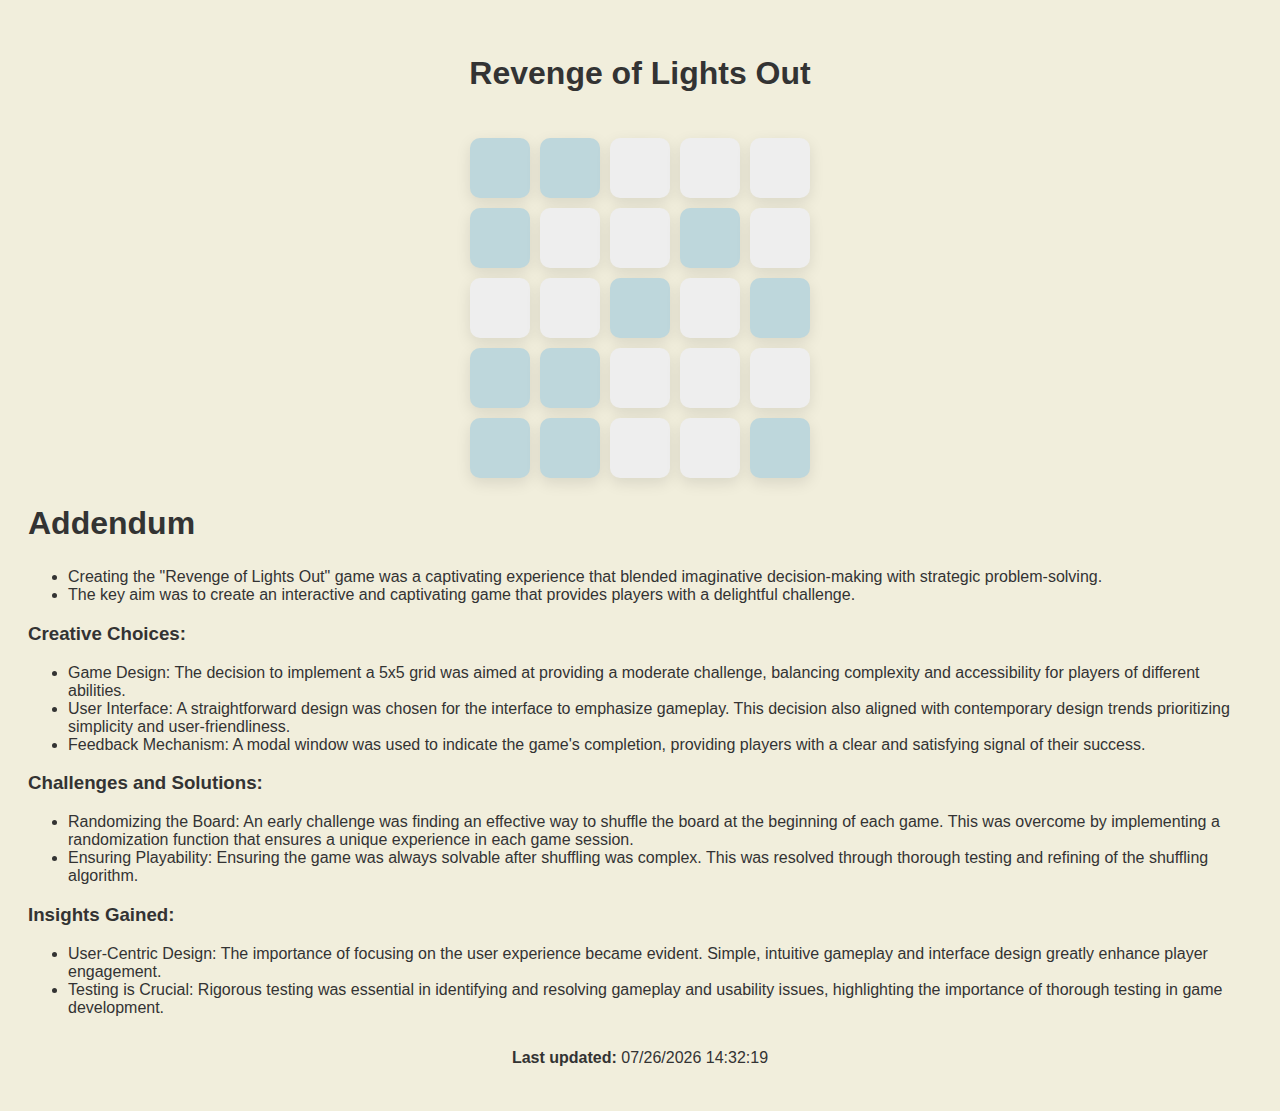
<file: final/index.html>
<!DOCTYPE html>
<html>
<head>
    <title>Lights Out Game</title>
    <link rel="stylesheet" type="text/css" href="styles.css">
</head>
<body>
    <div class="head">
    <h2>Revenge of Lights Out </h2>
</div>
    <div id="gameBoard"></div>
    <div id="winModal" class="modal hidden">
        <div class="modal-content">
            <span class="close">&times;</span>
            <p>Congratulations! You've won the game!</p>
            <button id="playAgain">Play Again</button>
        </div>
    </div>    
    <!-- Addendum Section -->
    <div id="addendum">
        <h2>Addendum</h3>
        <ul>
        <li>Creating the "Revenge of Lights Out" game was a captivating experience that blended imaginative decision-making with strategic problem-solving.</li>
        <li>The key aim was to create an interactive and captivating game that provides players with a delightful challenge.</li>
        </ul>
        <h3>Creative Choices:</h4>
        <ul>
            <li>Game Design: The decision to implement a 5x5 grid was aimed at providing a moderate challenge, balancing complexity and accessibility for players of different abilities.</li>
            <li>User Interface: A straightforward design was chosen for the interface to emphasize gameplay. This decision also aligned with contemporary design trends prioritizing simplicity and user-friendliness.</li>
            <li>Feedback Mechanism: A modal window was used to indicate the game's completion, providing players with a clear and satisfying signal of their success.</li>
        </ul>
    
        <h3>Challenges and Solutions:</h4>
        <ul>
            <li>Randomizing the Board: An early challenge was finding an effective way to shuffle the board at the beginning of each game. This was overcome by implementing a randomization function that ensures a unique experience in each game session.</li>
            <li>Ensuring Playability: Ensuring the game was always solvable after shuffling was complex. This was resolved through thorough testing and refining of the shuffling algorithm.</li>
        </ul>
    
        <h3>Insights Gained:</h4>
        <ul>
            <li>User-Centric Design: The importance of focusing on the user experience became evident. Simple, intuitive gameplay and interface design greatly enhance player engagement.</li>
            <li>Testing is Crucial: Rigorous testing was essential in identifying and resolving gameplay and usability issues, highlighting the importance of thorough testing in game development.</li>
        </ul>
    </div>
    <div class="head">
    <footer>
        <p><b>Last updated:</b>
            <span id="lastModified"></span>
        </p>
    </footer>
    <script type="text/javascript">
         var x = document.lastModified;
         document.getElementById('lastModified').textContent = x;
    </script>
    </div>
    <script src="script.js"></script>
</body>
</html>
</file>
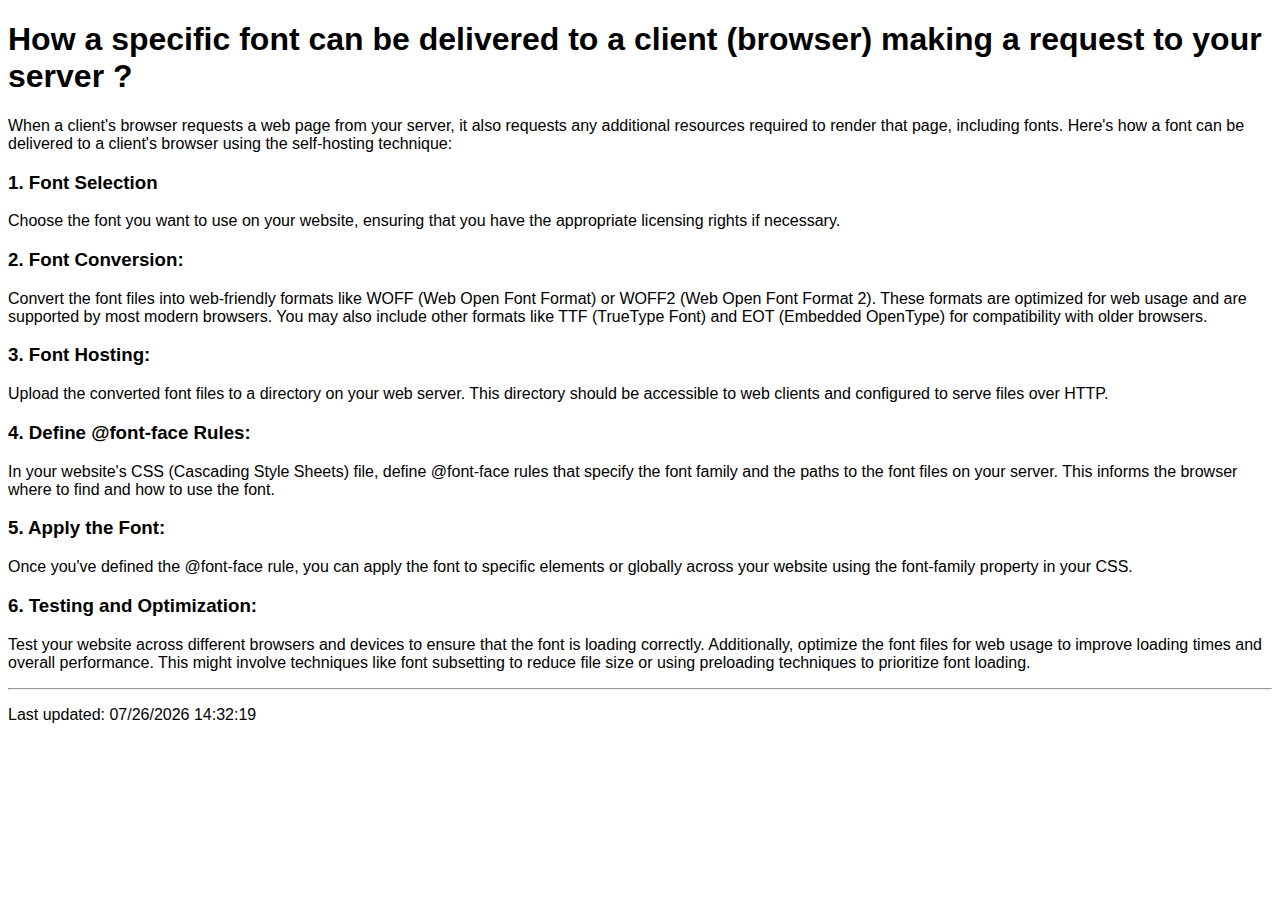
<file: lab-3/index.html>
<!DOCTYPE html>
<html lang="en">
<head>
    <meta charset="UTF-8">
    <meta name="viewport" content="width=device-width, initial-scale=1.0">
    <title>Lab 3: Serving Fonts</title>
    <style>
        @import url('https://fonts.cdnfonts.com/css/lumanosimo');    
        body{

            font-family: 'Lumanosimo', sans-serif;                                    
        }
    </style>
</head>
<body>
    <h1>How a specific font can be delivered to a client (browser) making a request to your server ?</h1>
    <p>When a client's browser requests a web page from your server, it also requests any additional resources required to render that page, including fonts. Here's how a font can be delivered to a client's browser using the self-hosting technique:</p>
    <h3>1. Font Selection</h3>
    <p>Choose the font you want to use on your website, ensuring that you have the appropriate licensing rights if necessary.</p>
    <h3>2. Font Conversion:</h3>
    <p> Convert the font files into web-friendly formats like WOFF (Web Open Font Format) or WOFF2 (Web Open Font Format 2). These formats are optimized for web usage and are supported by most modern browsers. You may also include other formats like TTF (TrueType Font) and EOT (Embedded OpenType) for compatibility with older browsers.</p>
    <h3>3. Font Hosting:</h3>
    <p>Upload the converted font files to a directory on your web server. This directory should be accessible to web clients and configured to serve files over HTTP.</p>
    <h3>4. Define @font-face Rules: </h3>
    <p>In your website's CSS (Cascading Style Sheets) file, define @font-face rules that specify the font family and the paths to the font files on your server. This informs the browser where to find and how to use the font.</p>
    <h3>5. Apply the Font:</h3>
    <p>Once you've defined the @font-face rule, you can apply the font to specific elements or globally across your website using the font-family property in your CSS.</p>
    <h3>6. Testing and Optimization:</h3>
    <p>Test your website across different browsers and devices to ensure that the font is loading correctly. Additionally, optimize the font files for web usage to improve loading times and overall performance. This might involve techniques like font subsetting to reduce file size or using preloading techniques to prioritize font loading.</p>
    <hr>
    <footer class = f>
        <p>Last updated: 
            <span id="lastModified"></span>
        </p>
    </footer>
    <script type="text/javascript">
         var x = document.lastModified;
         document.getElementById('lastModified').textContent = x;
    </script>    
</body>
</html>
</file>
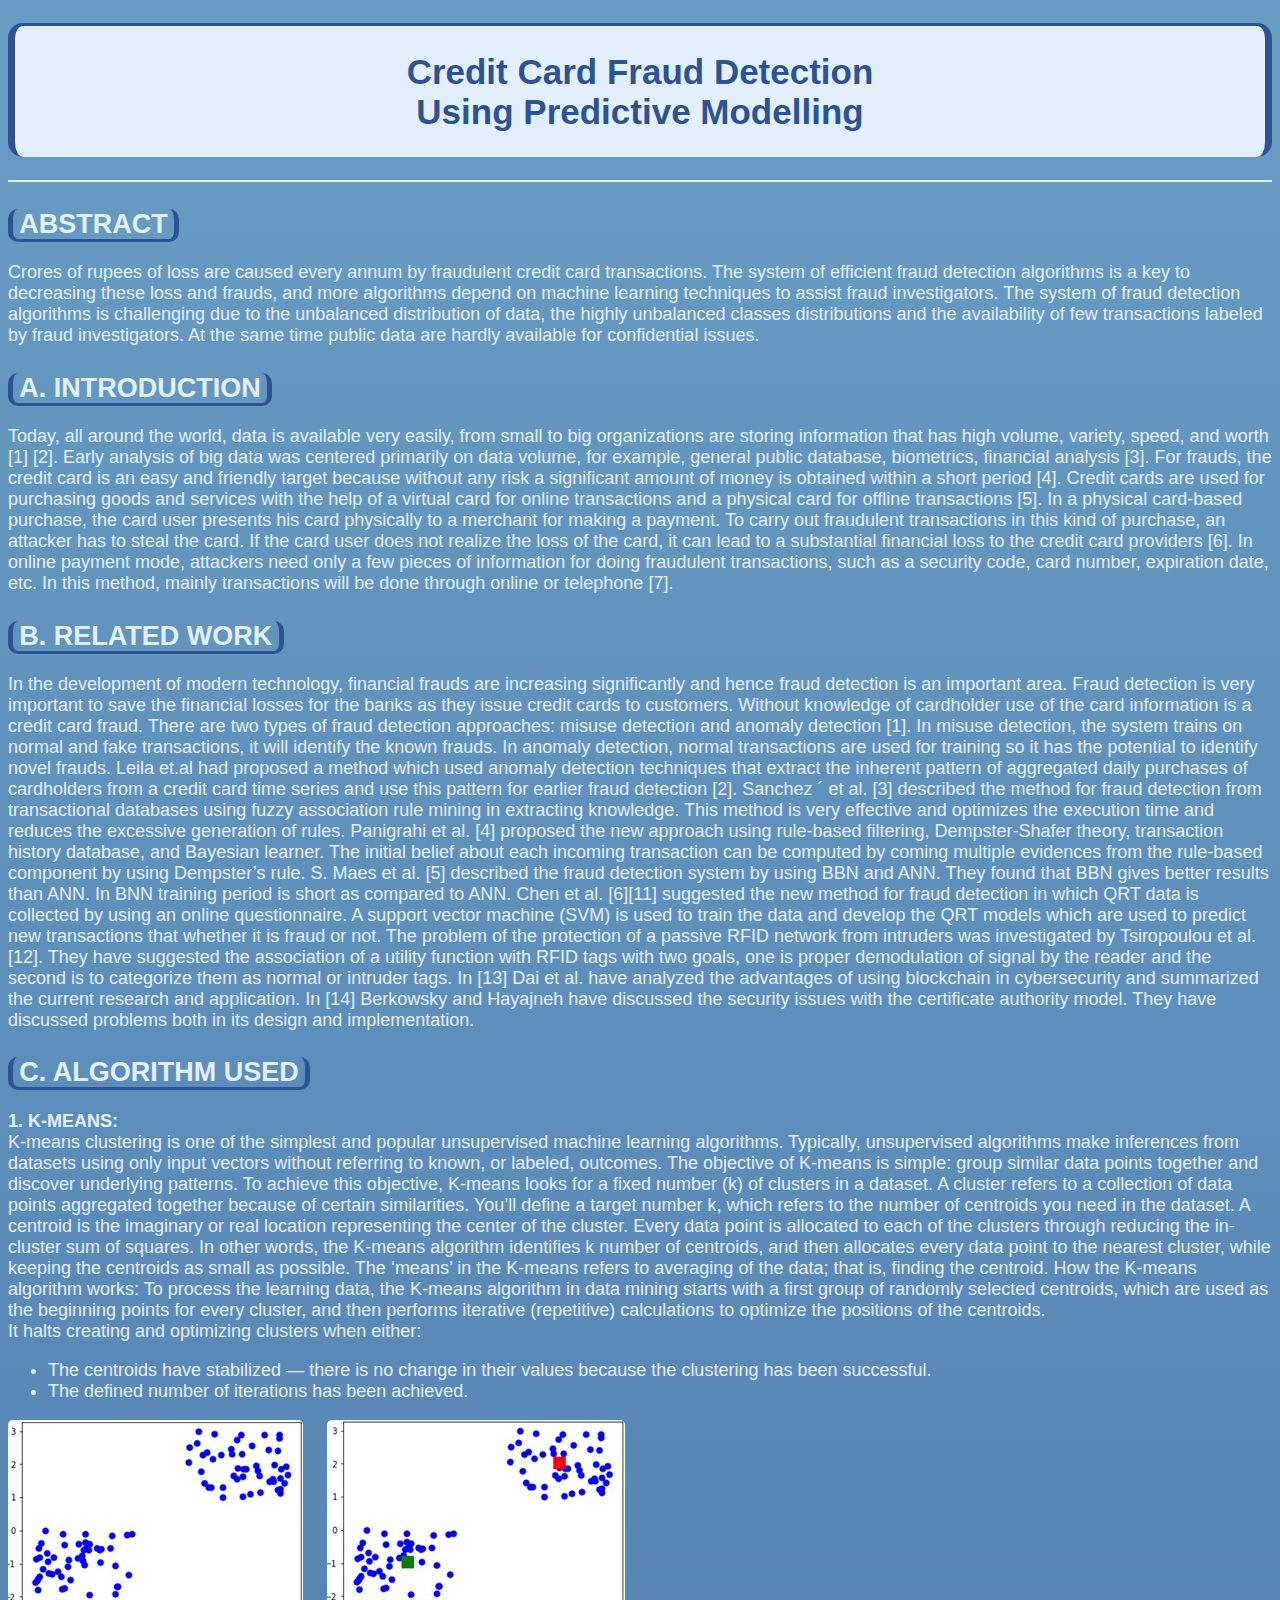
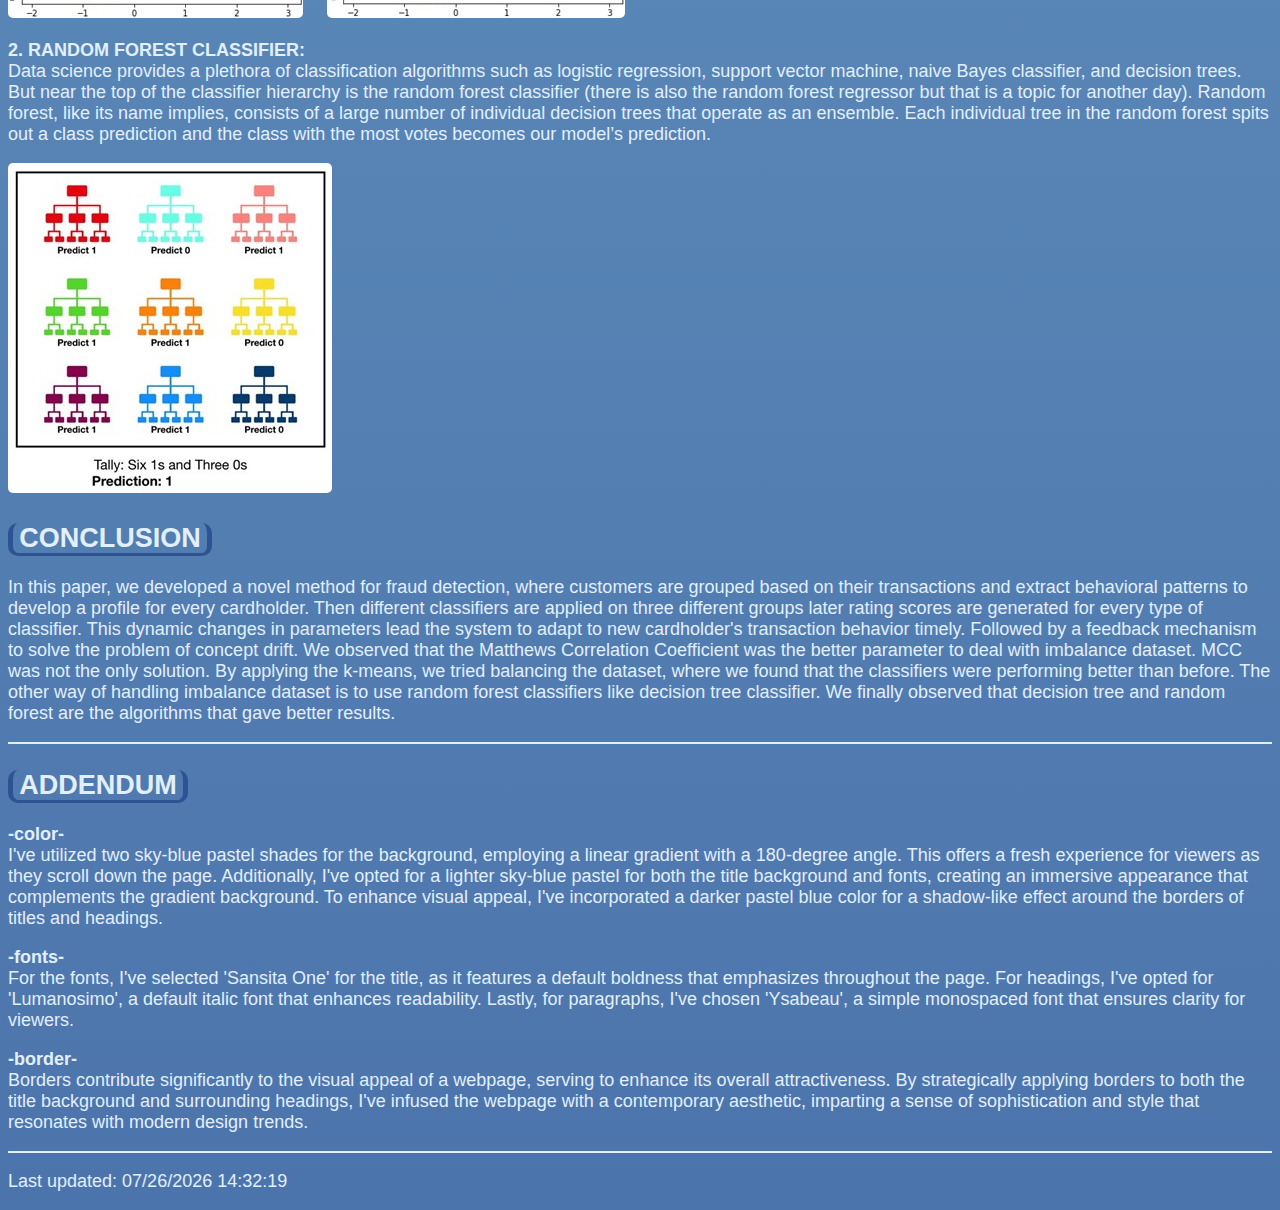
<file: lab-4/index.html>
<!DOCTYPE html>
<html lang="en">
<head>
    <link rel="stylesheet" href="index1.css">
    <meta charset="UTF-8">
    <meta name="viewport" content="width=device-width, initial-scale=1.0">
    <title>Credit Card Fraud Detection Using Predictive Modelling</title>
</head>
<body>
    <h1 class = "head">Credit Card Fraud Detection <br> Using Predictive Modelling</h1>
    <hr>
    <h1><a>ABSTRACT</a></h1>
    <p>Crores of rupees of loss are caused every annum by fraudulent credit card transactions.
       The system of efficient fraud detection algorithms is a key to decreasing these loss and frauds,
       and more algorithms depend on machine learning techniques to assist fraud investigators.
       The system of fraud detection algorithms is challenging due to the unbalanced distribution of data,
       the highly unbalanced classes distributions and the availability of few transactions labeled by fraud investigators.
       At the same time public data are hardly available for confidential issues.
    </p>

    <h1><a>A. INTRODUCTION</a></h1>
    <p>Today, all around the world, data is available very easily, from small to big organizations are storing
       information that has high volume, variety, speed, and worth [1] [2]. Early analysis of big data was centered
       primarily on data volume, for example, general public database, biometrics, financial analysis [3]. For frauds,
       the credit card is an easy and friendly target because without any risk a significant amount of money is obtained
       within a short period [4]. Credit cards are used for purchasing goods and services with the help of a virtual
       card for online transactions and a physical card for offline transactions [5]. In a physical card-based purchase,
       the card user presents his card physically to a merchant for making a payment. To carry out fraudulent transactions
       in this kind of purchase, an attacker has to steal the card. If the card user does not realize the loss of the card,
       it can lead to a substantial financial loss to the credit card providers [6]. In online payment mode, attackers
        need only a few pieces of information for doing fraudulent transactions, such as a security code, card number,
        expiration date, etc. In this method, mainly transactions will be done through online or telephone [7].
    </p>

    <h1><a>B. RELATED WORK</a></h1>
    <p>In the development of modern technology, financial frauds are increasing significantly and hence fraud detection is an
        important area. Fraud detection is very important to save the financial losses for the banks as they issue
        credit cards to customers. Without knowledge of cardholder use of the card information is a credit card fraud.
         There are two types of fraud detection approaches: misuse detection and anomaly detection [1]. 
         In misuse detection, the system trains on normal and fake transactions, it will identify the known frauds.
         In anomaly detection, normal transactions are used for training so it has the potential to identify novel frauds. 
         Leila et.al had proposed a method which used anomaly detection techniques that extract the inherent pattern of 
         aggregated daily purchases of cardholders from a credit card time series and use this pattern for earlier fraud detection [2].
         Sanchez ´ et al. [3] described the method for fraud detection from transactional databases using fuzzy association
         rule mining in extracting knowledge. This method is very effective and optimizes the execution time and reduces the
         excessive generation of rules. Panigrahi et al. [4] proposed the new approach using rule-based filtering, 
         Dempster-Shafer theory, transaction history database, and Bayesian learner. The initial belief about each 
         incoming transaction can be computed by coming multiple evidences from the rule-based component by using Dempster’s rule.
         S. Maes et al. [5] described the fraud detection system by using BBN and ANN. They found that BBN gives better results than ANN. 
         In BNN training period is short as compared to ANN. Chen et al. [6][11] suggested the new method for fraud detection in 
         which QRT data is collected by using an online questionnaire. A support vector machine (SVM) is used to train 
         the data and develop the QRT models which are used to predict new transactions that whether it is fraud or not.
        The problem of the protection of a passive RFID network from intruders was investigated by Tsiropoulou et al.[12]. 
        They have suggested the association of a utility function with RFID tags with two goals, one is proper demodulation 
        of signal by the reader and the second is to categorize them as normal or intruder tags. In [13] Dai et al. 
        have analyzed the advantages of using blockchain in cybersecurity and summarized the current research and application. 
        In [14] Berkowsky and Hayajneh have discussed the security issues with the certificate authority model. 
        They have discussed problems both in its design and implementation.
    </p>

    <h1><a>C. ALGORITHM USED</a></h1>
    <p><b>1. K-MEANS: </b><br>
        K-means clustering is one of the simplest and popular unsupervised machine learning algorithms. 
        Typically, unsupervised algorithms make inferences from datasets using only input vectors without referring 
        to known, or labeled, outcomes. The objective of K-means is simple: group similar data points together 
        and discover underlying patterns. To achieve this objective, K-means looks for a fixed number (k) of clusters in a dataset. 
        A cluster refers to a collection of data points aggregated together because of certain similarities. 
        You’ll define a target number k, which refers to the number of centroids you need in the dataset. 
        A centroid is the imaginary or real location representing the center of the cluster. 
        Every data point is allocated to each of the clusters through reducing the in-cluster sum of squares. 
        In other words, the K-means algorithm identifies k number of centroids, and then allocates every data point to 
        the nearest cluster, while keeping the centroids as small as possible. The ‘means’ in the K-means refers to 
        averaging of the data; that is, finding the centroid. How the K-means algorithm works: 
        To process the learning data, the K-means algorithm in data mining starts with a first group of 
        randomly selected centroids, which are used as the beginning points for every cluster, 
        and then performs iterative (repetitive) calculations to optimize the positions of the 
        centroids. 
        <br>
        It halts creating and optimizing clusters when either:
        <ul> 
            <li>The centroids have stabilized — there is no change in their values because the clustering has been successful.</li>
            <li>The defined number of iterations has been achieved.</li>
        </ul>
    </p>
    <img src="pic1.jpg">
    <img src="pic2.jpg">

    <p><b>2. RANDOM FOREST CLASSIFIER: </b><br>
    Data science provides a plethora of classification algorithms such as logistic regression, support vector machine, 
        naive Bayes classifier, and decision trees. But near the top of the classifier hierarchy is the random forest 
        classifier (there is also the random forest regressor but that is a topic for another day). 
        Random forest, like its name implies, consists of a large number of individual decision trees that operate as an ensemble. 
        Each individual tree in the random forest spits out a class prediction and the class with the most votes 
        becomes our model’s prediction.</p>
        <img src="pic3.jpg">

    <h1><a>CONCLUSION</a></h1>
    <p>In this paper, we developed a novel method for fraud detection, where customers are grouped based on their 
        transactions and extract behavioral patterns to develop a profile for every cardholder. 
        Then different classifiers are applied on three different groups later rating scores are generated for every type of classifier. 
        This dynamic changes in parameters lead the system to adapt to new cardholder's transaction behavior timely. 
        Followed by a feedback mechanism to solve the problem of concept drift. We observed that the Matthews 
        Correlation Coefficient was the better parameter to deal with imbalance dataset. MCC was not the only solution. 
        By applying the k-means, we tried balancing the dataset, where we found that the classifiers were performing 
        better than before. The other way of handling imbalance dataset is to use random forest classifiers 
        like decision tree classifier. We finally observed that decision tree and random forest are the 
        algorithms that gave better results.
    </p>
<hr>
<h1><a>ADDENDUM</a></h1>
<P>
    <b>-color-</b><br>
    I've utilized two sky-blue pastel shades for the background, employing a linear gradient with a 180-degree angle. 
    This offers a fresh experience for viewers as they scroll down the page. Additionally, I've opted for a lighter 
    sky-blue pastel for both the title background and fonts, creating an immersive appearance that complements the gradient background.
    To enhance visual appeal, I've incorporated a darker pastel blue color for a shadow-like effect around the borders of titles and headings.
</P>
<p>
    <b>-fonts-</b><br>
    For the fonts, I've selected 'Sansita One' for the title, as it features a default boldness that emphasizes throughout the page. 
    For headings, I've opted for 'Lumanosimo', a default italic font that enhances readability. Lastly, for paragraphs, I've chosen 'Ysabeau', 
    a simple monospaced font that ensures clarity for viewers.
</p>
<p>
    <b>-border-</b><br>
    Borders contribute significantly to the visual appeal of a webpage, serving to enhance its overall attractiveness. 
    By strategically applying borders to both the title background and surrounding headings, I've infused the webpage 
    with a contemporary aesthetic, imparting a sense of sophistication and style that resonates with modern design trends.
</p>
<hr>
<footer>
    <p>Last updated: 
        <span id="lastModified"></span>
    </p>
</footer>
<script type="text/javascript">
     var x = document.lastModified;
     document.getElementById('lastModified').textContent = x;
</script>

</body>
</html>
</file>
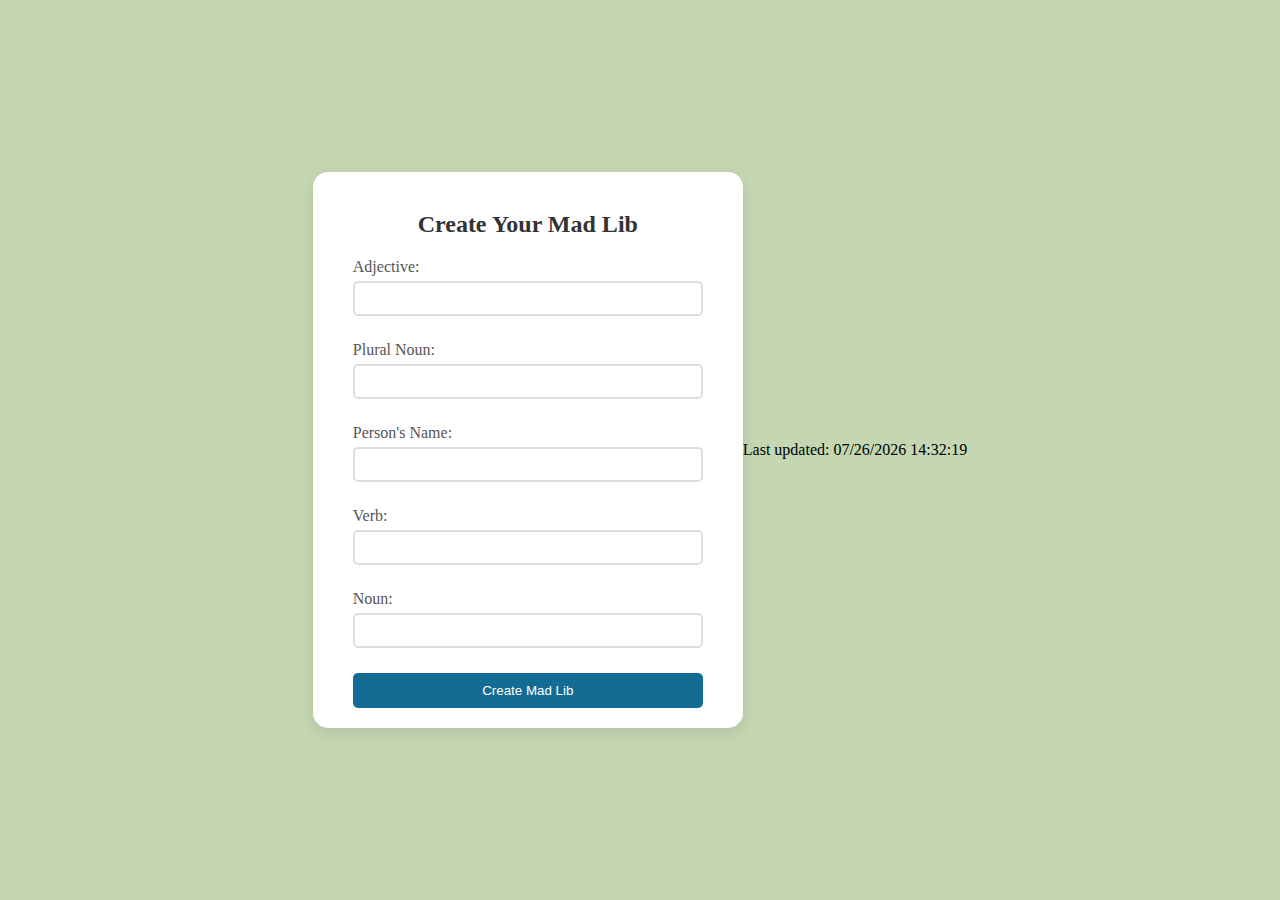
<file: lab-7/index.html>
<!DOCTYPE html>
<html lang="en">
<head>
    <meta charset="UTF-8">
    <title>Mad Lib</title>
    <style>
    @import url('https://fonts.cdnfonts.com/css/mashetic');
        body {
            font-family: font-family: 'Mashetic', sans-serif;;
            background-color: #C4D7B2;
            display: flex;
            justify-content: center;
            align-items: center;
            height: 100vh;
            margin: 0;
        }

        form {
            background-color: #fff;
            padding: 20px 40px;
            border-radius: 15px;
            box-shadow: 0 5px 15px rgba(0, 0, 0, 0.1);
            max-width: 350px;
            width: 100%;
        }

        h2 {
            text-align: center;
            color: #333;
            margin-bottom: 20px;
        }

        label {
            display: block;
            margin: 10px 0 5px;
            color: #555;
        }

        input[type="text"] {
            width: 100%;
            padding: 8px;
            margin-bottom: 15px;
            border: 2px solid #ddd;
            border-radius: 5px;
            box-sizing: border-box; /* Added for box-sizing */
        }

        input[type="text"]:focus {
            border-color: #7a42f4;
        }

        input[type="submit"] {
            background-color: #146C94;
            color: white;
            padding: 10px 15px;
            border: none;
            border-radius: 5px;
            cursor: pointer;
            width: 100%;
            margin-top: 10px;
        }

        input[type="submit"]:hover {
            background-color: #9384D1;
        }
    </style>
</head>
<body>
    <form action="/cs212/homework/8" method="post">
        <h2>Create Your Mad Lib</h2>

        <label for="adjective">Adjective:</label>
        <input type="text" id="adjective" name="adjective">

        <label for="pluralNoun">Plural Noun:</label>
        <input type="text" id="pluralNoun" name="pluralNoun">

        <label for="personName">Person's Name:</label>
        <input type="text" id="personName" name="personName">

        <label for="verb">Verb:</label>
        <input type="text" id="verb" name="verb">

        <label for="noun">Noun:</label>
        <input type="text" id="noun" name="noun">

        <input type="submit" value="Create Mad Lib">
    </form>
     <footer>
        <p>Last updated: 
            <span id="lastModified"></span>
        </p>
    </footer>
    <script type="text/javascript">
         var x = document.lastModified;
         document.getElementById('lastModified').textContent = x;
    </script>
</body>
</html>
</file>
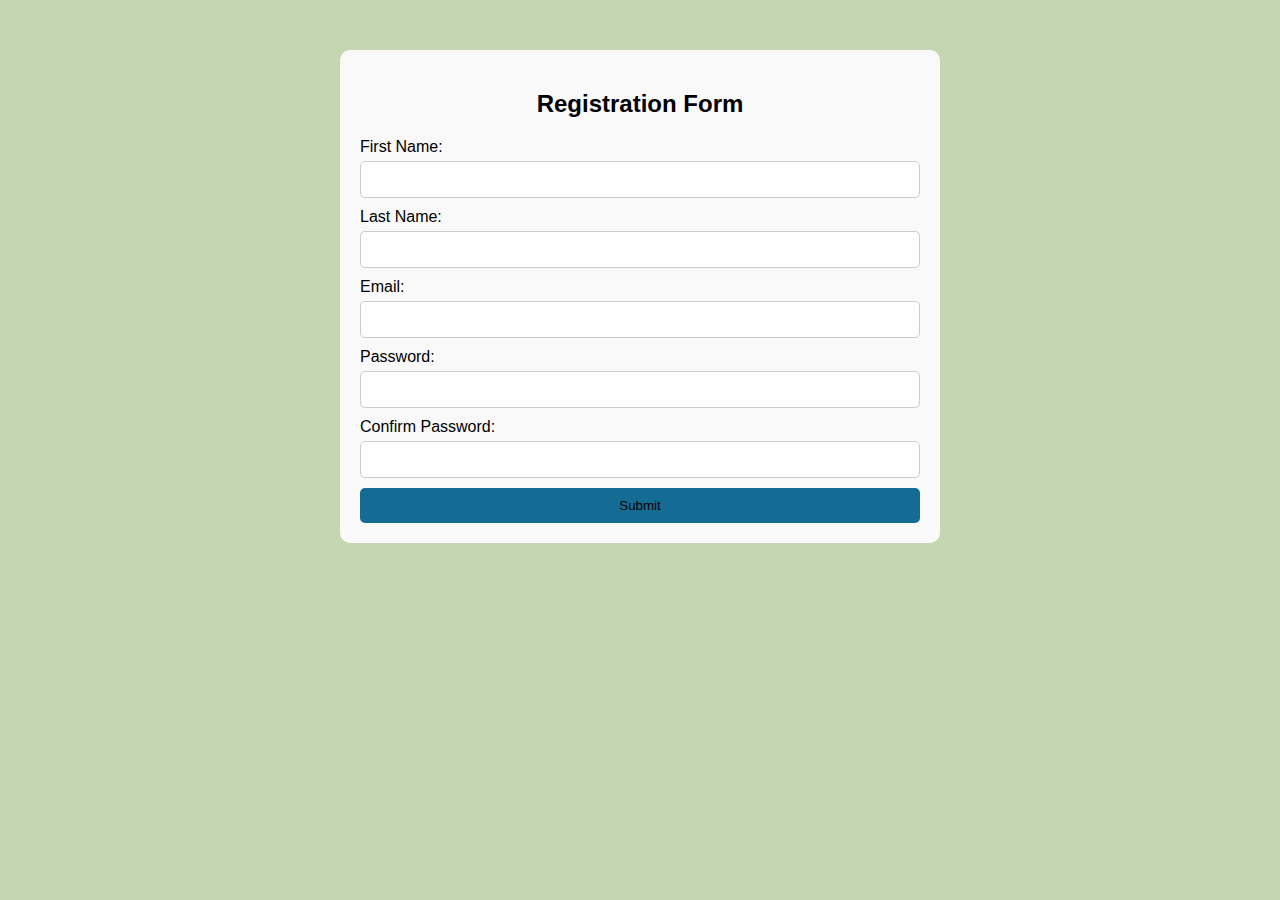
<file: lab-8/index.html>
<!DOCTYPE html>
<html lang="en">
  <head>
    <meta charset="UTF-8" />
    <meta name="viewport" content="width=device-width, initial-scale=1.0" />
    <title>Registration Form</title>
    <link rel="stylesheet" href="style.css" />
    <link rel="preconnect" href="https://fonts.googleapis.com" />
    <link rel="preconnect" href="https://fonts.gstatic.com" crossorigin />
    <link
      href="https://fonts.googleapis.com/css2?family=Sedan:ital@0;1&display=swap"
      rel="stylesheet"
    />
    <script src="sample.js"></script>
  </head>
  <body>
    <div class="container">
      <div id="errorMessage" class="error" style="display: none">
        <span class="close" onclick="closeErrorMessage()">x</span>
        <div id="errorText"></div>
      </div>

      <form id="myForm" onsubmit="return validateForm()">
        <h2 class="sedan-regular">Registration Form</h2>
        <label for="firstName">First Name:</label>
        <input type="text" id="firstName" name="firstName" required />

        <label for="lastName">Last Name:</label>
        <input type="text" id="lastName" name="lastName" required />

        <label for="email">Email:</label>
        <input type="email" id="email" name="email" required />

        <label for="password">Password:</label>
        <input type="password" id="password" name="password" required />

        <label for="confirmPassword">Confirm Password:</label>
        <input
          type="password"
          id="confirmPassword"
          name="confirmPassword"
          required
        />

        <input type="submit" value="Submit" />
      </form>
    </div>
  </body>
</html>
</file>
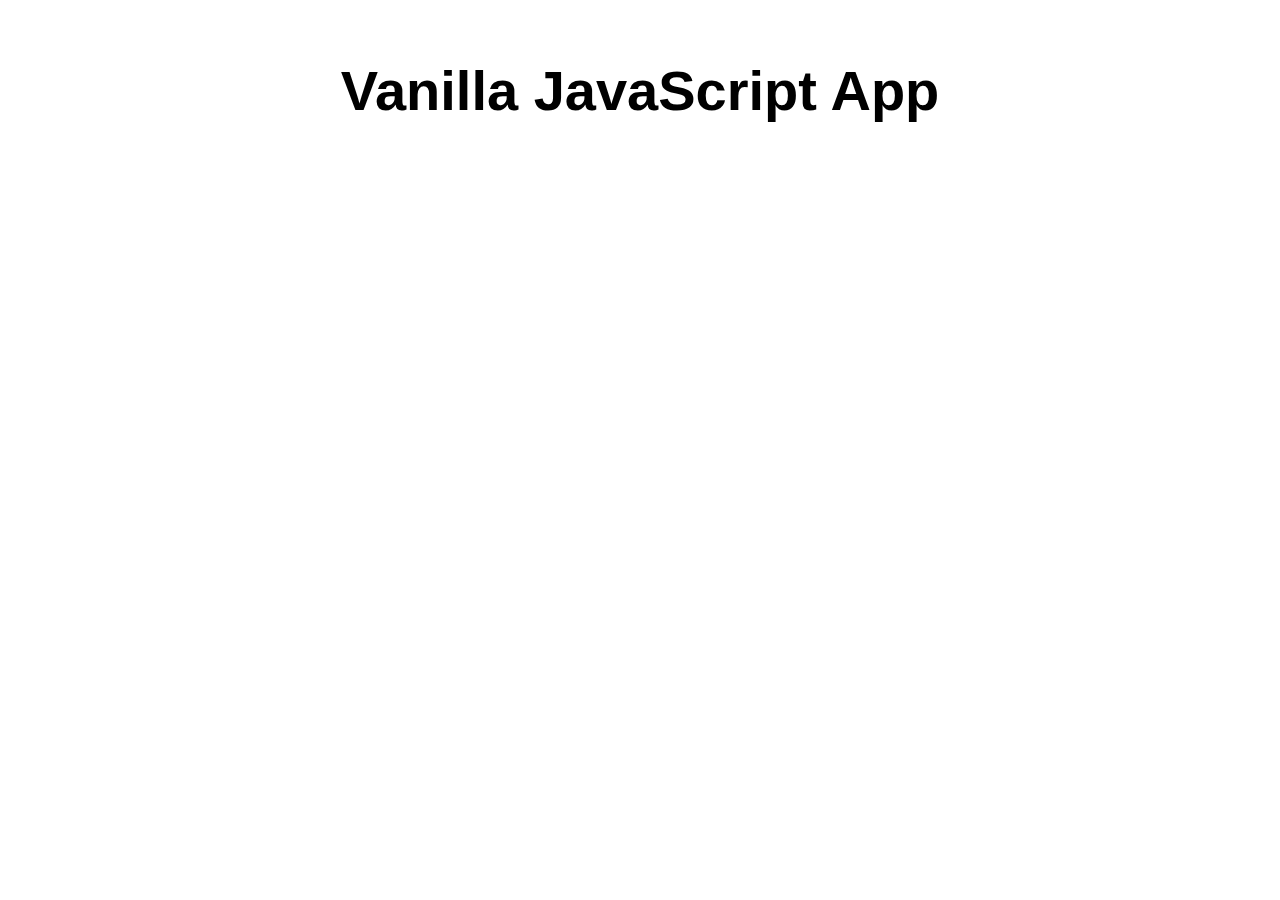
<file: src/index.html>
<!DOCTYPE html>
<html lang="en">

<head>
  <meta charset="UTF-8">
  <meta name="viewport" content="width=device-width, initial-scale=1.0">
  <link rel="stylesheet" href="styles.css">
  <title>Vanilla JavaScript App</title>
</head>

<body>
  <main>
    <h1>Vanilla JavaScript App</h1>
  </main>
</body>

</html>
</file>
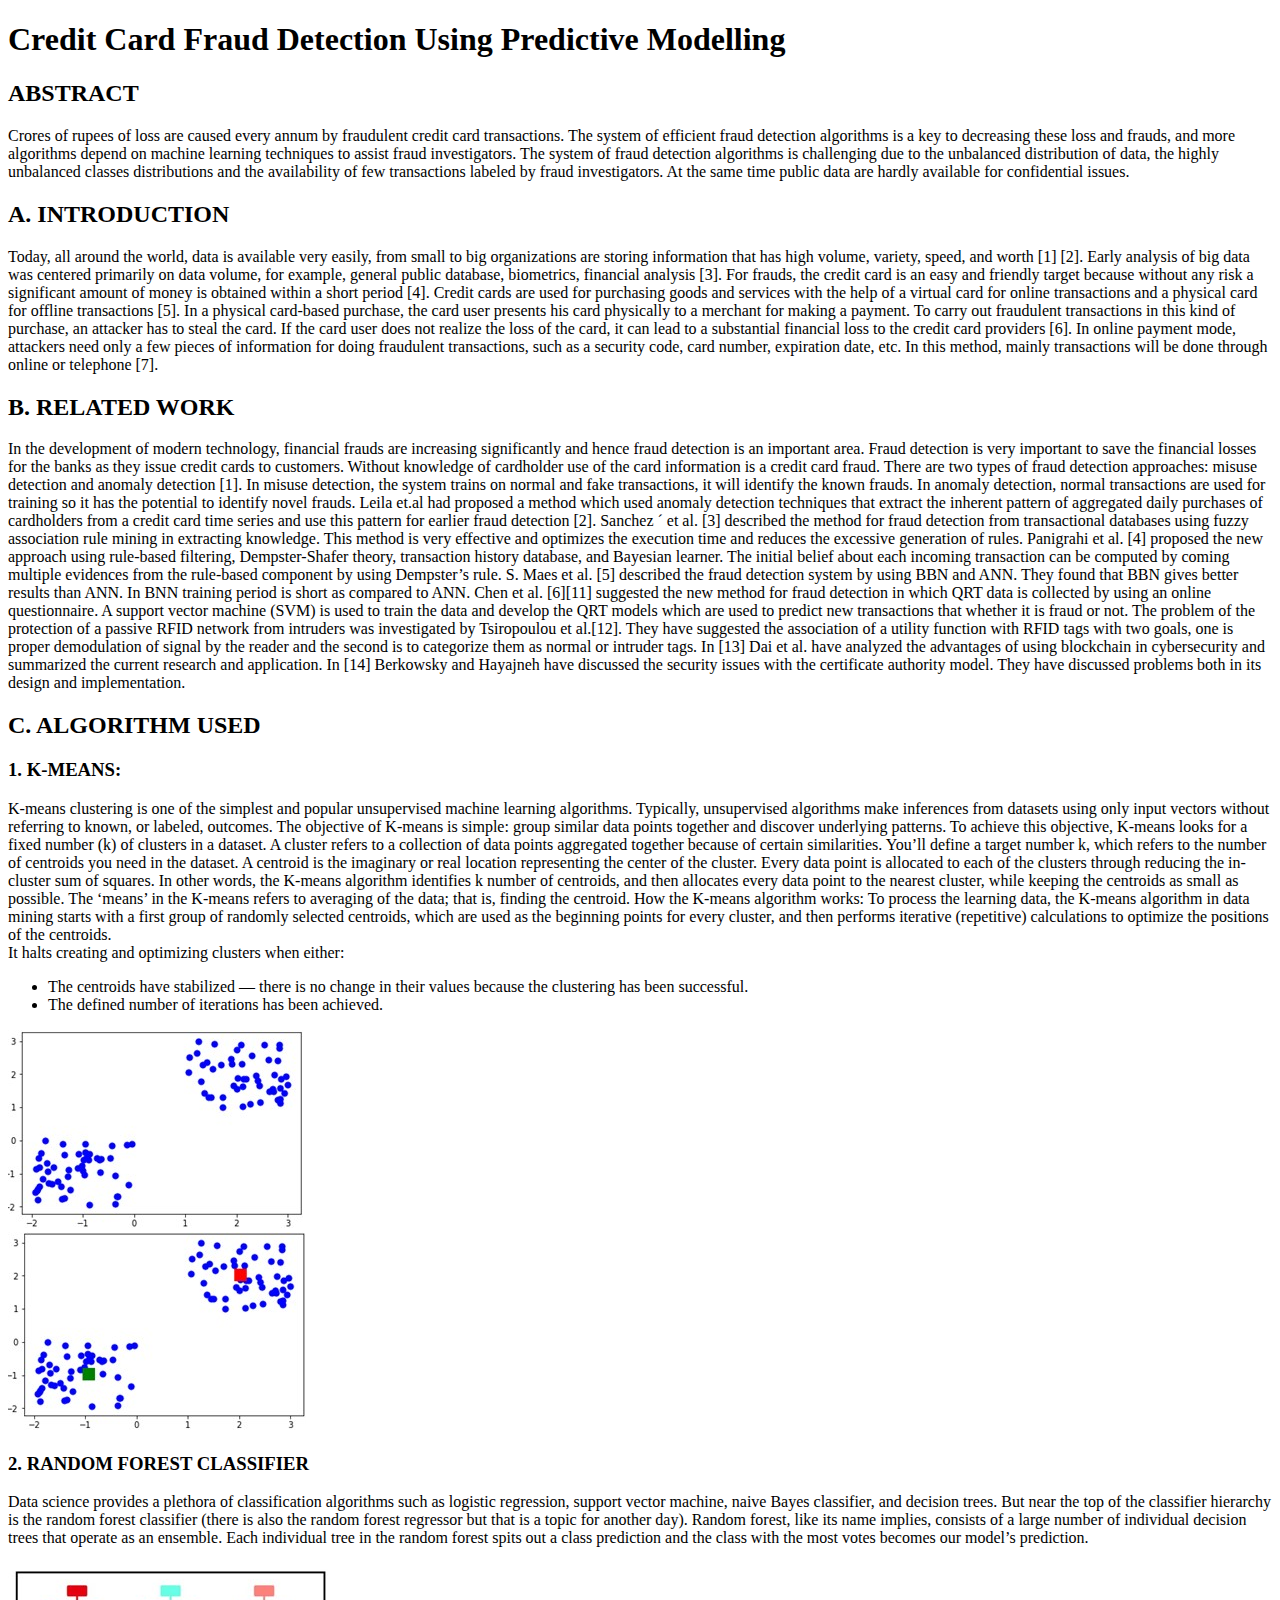
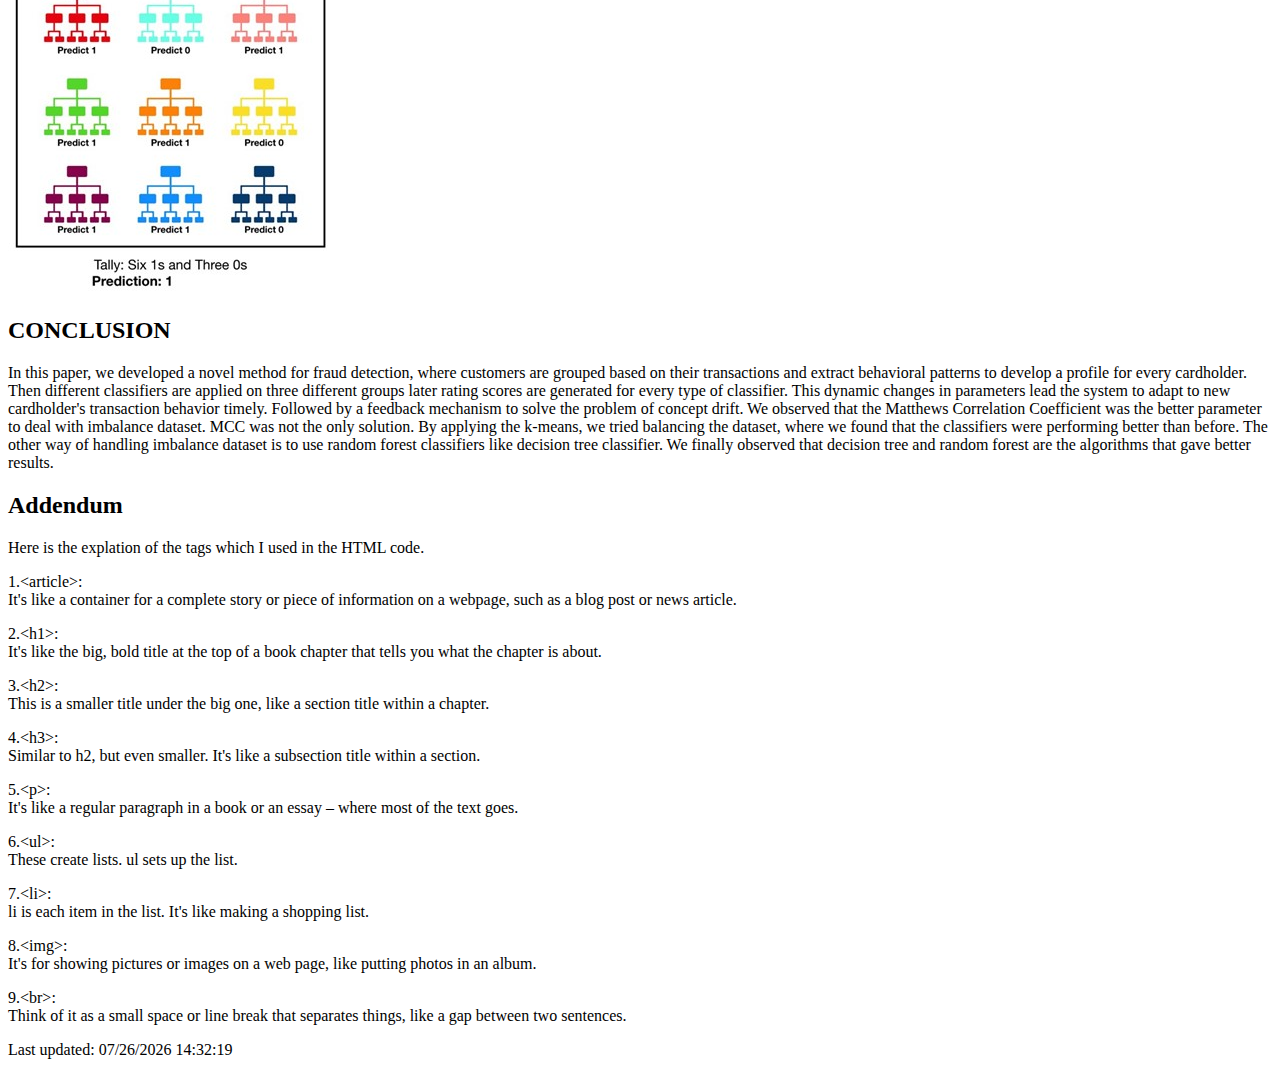
<file: src/ITC505/lab2/index.html>
<!DOCTYPE html>
<html lang="en">
<head>
    <meta charset="UTF-8">
    <meta name="viewport" content="width=device-width, initial-scale=1.0">
    <title>Credit Card Fraud Detection Using Predictive Modelling</title>
</head>
<body>

<article>
    <h1>Credit Card Fraud Detection Using Predictive Modelling</h1>

    <h2>ABSTRACT</h2>
    <p>Crores of rupees of loss are caused every annum by fraudulent credit card transactions.
       The system of efficient fraud detection algorithms is a key to decreasing these loss and frauds,
       and more algorithms depend on machine learning techniques to assist fraud investigators.
       The system of fraud detection algorithms is challenging due to the unbalanced distribution of data,
       the highly unbalanced classes distributions and the availability of few transactions labeled by fraud investigators.
       At the same time public data are hardly available for confidential issues.
    </p>

    <h2>A. INTRODUCTION</h2>
    <p>Today, all around the world, data is available very easily, from small to big organizations are storing
       information that has high volume, variety, speed, and worth [1] [2]. Early analysis of big data was centered
       primarily on data volume, for example, general public database, biometrics, financial analysis [3]. For frauds,
       the credit card is an easy and friendly target because without any risk a significant amount of money is obtained
       within a short period [4]. Credit cards are used for purchasing goods and services with the help of a virtual
       card for online transactions and a physical card for offline transactions [5]. In a physical card-based purchase,
       the card user presents his card physically to a merchant for making a payment. To carry out fraudulent transactions
       in this kind of purchase, an attacker has to steal the card. If the card user does not realize the loss of the card,
       it can lead to a substantial financial loss to the credit card providers [6]. In online payment mode, attackers
        need only a few pieces of information for doing fraudulent transactions, such as a security code, card number,
        expiration date, etc. In this method, mainly transactions will be done through online or telephone [7].
    </p>

    <h2>B. RELATED WORK</h2>
    <p>In the development of modern technology, financial frauds are increasing significantly and hence fraud detection is an
        important area. Fraud detection is very important to save the financial losses for the banks as they issue
        credit cards to customers. Without knowledge of cardholder use of the card information is a credit card fraud.
         There are two types of fraud detection approaches: misuse detection and anomaly detection [1]. 
         In misuse detection, the system trains on normal and fake transactions, it will identify the known frauds.
         In anomaly detection, normal transactions are used for training so it has the potential to identify novel frauds. 
         Leila et.al had proposed a method which used anomaly detection techniques that extract the inherent pattern of 
         aggregated daily purchases of cardholders from a credit card time series and use this pattern for earlier fraud detection [2].
         Sanchez ´ et al. [3] described the method for fraud detection from transactional databases using fuzzy association
         rule mining in extracting knowledge. This method is very effective and optimizes the execution time and reduces the
         excessive generation of rules. Panigrahi et al. [4] proposed the new approach using rule-based filtering, 
         Dempster-Shafer theory, transaction history database, and Bayesian learner. The initial belief about each 
         incoming transaction can be computed by coming multiple evidences from the rule-based component by using Dempster’s rule.
         S. Maes et al. [5] described the fraud detection system by using BBN and ANN. They found that BBN gives better results than ANN. 
         In BNN training period is short as compared to ANN. Chen et al. [6][11] suggested the new method for fraud detection in 
         which QRT data is collected by using an online questionnaire. A support vector machine (SVM) is used to train 
         the data and develop the QRT models which are used to predict new transactions that whether it is fraud or not.
        The problem of the protection of a passive RFID network from intruders was investigated by Tsiropoulou et al.[12]. 
        They have suggested the association of a utility function with RFID tags with two goals, one is proper demodulation 
        of signal by the reader and the second is to categorize them as normal or intruder tags. In [13] Dai et al. 
        have analyzed the advantages of using blockchain in cybersecurity and summarized the current research and application. 
        In [14] Berkowsky and Hayajneh have discussed the security issues with the certificate authority model. 
        They have discussed problems both in its design and implementation.
    </p>

    <h2>C. ALGORITHM USED</h2>
    <h3>1. K-MEANS:</h3>
    <p>K-means clustering is one of the simplest and popular unsupervised machine learning algorithms. 
        Typically, unsupervised algorithms make inferences from datasets using only input vectors without referring 
        to known, or labeled, outcomes. The objective of K-means is simple: group similar data points together 
        and discover underlying patterns. To achieve this objective, K-means looks for a fixed number (k) of clusters in a dataset. 
        A cluster refers to a collection of data points aggregated together because of certain similarities. 
        You’ll define a target number k, which refers to the number of centroids you need in the dataset. 
        A centroid is the imaginary or real location representing the center of the cluster. 
        Every data point is allocated to each of the clusters through reducing the in-cluster sum of squares. 
        In other words, the K-means algorithm identifies k number of centroids, and then allocates every data point to 
        the nearest cluster, while keeping the centroids as small as possible. The ‘means’ in the K-means refers to 
        averaging of the data; that is, finding the centroid. How the K-means algorithm works: 
        To process the learning data, the K-means algorithm in data mining starts with a first group of 
        randomly selected centroids, which are used as the beginning points for every cluster, 
        and then performs iterative (repetitive) calculations to optimize the positions of the 
        centroids. 
        <br>
        It halts creating and optimizing clusters when either:
        <ul> 
            <li>The centroids have stabilized — there is no change in their values because the clustering has been successful.</li>
            <li>The defined number of iterations has been achieved.</li>
        </ul>
    </p>
    <img src="pic1.jpg">
    <br>
    <img src="pic2.jpg">

    <h3>2. RANDOM FOREST CLASSIFIER</h3>
    <p>Data science provides a plethora of classification algorithms such as logistic regression, support vector machine, 
        naive Bayes classifier, and decision trees. But near the top of the classifier hierarchy is the random forest 
        classifier (there is also the random forest regressor but that is a topic for another day). 
        Random forest, like its name implies, consists of a large number of individual decision trees that operate as an ensemble. 
        Each individual tree in the random forest spits out a class prediction and the class with the most votes 
        becomes our model’s prediction.</p>
        <img src="pic3.jpg">

    <h2>CONCLUSION</h2>
    <p>In this paper, we developed a novel method for fraud detection, where customers are grouped based on their 
        transactions and extract behavioral patterns to develop a profile for every cardholder. 
        Then different classifiers are applied on three different groups later rating scores are generated for every type of classifier. 
        This dynamic changes in parameters lead the system to adapt to new cardholder's transaction behavior timely. 
        Followed by a feedback mechanism to solve the problem of concept drift. We observed that the Matthews 
        Correlation Coefficient was the better parameter to deal with imbalance dataset. MCC was not the only solution. 
        By applying the k-means, we tried balancing the dataset, where we found that the classifiers were performing 
        better than before. The other way of handling imbalance dataset is to use random forest classifiers 
        like decision tree classifier. We finally observed that decision tree and random forest are the 
        algorithms that gave better results.
    </p>
</article>

<article>
    <h2>Addendum</h2>
    <p>Here is the explation of the tags which I used in the HTML code.
    </p>
    <p>1.&lt;article&gt;:<br>It's like a container for a complete story or piece of information on a webpage, such as a blog post or news article.</p>
    <p>2.&lt;h1&gt;:<br>It's like the big, bold title at the top of a book chapter that tells you what the chapter is about.</p>
    <p>3.&lt;h2&gt;:<br>This is a smaller title under the big one, like a section title within a chapter.</p>
    <p>4.&lt;h3&gt;:<br>Similar to h2, but even smaller. It's like a subsection title within a section.</p>
    <p>5.&lt;p&gt;:<br>It's like a regular paragraph in a book or an essay – where most of the text goes.</p>
    <p>6.&lt;ul&gt;:<br>These create lists. ul sets up the list.</p>
    <p>7.&lt;li&gt;:<br>li is each item in the list. It's like making a shopping list.</p>
    <p>8.&lt;img&gt;:<br>It's for showing pictures or images on a web page, like putting photos in an album.</p>
    <p>9.&lt;br&gt;:<br>Think of it as a small space or line break that separates things, like a gap between two sentences.</p>

    
    
</article>

<footer>
    <p>Last updated: 
        <span id="lastModified"></span>
    </p>
</footer>
<script type="text/javascript">
     var x = document.lastModified;
     document.getElementById('lastModified').textContent = x;
</script>

</body>
</html>
</file>
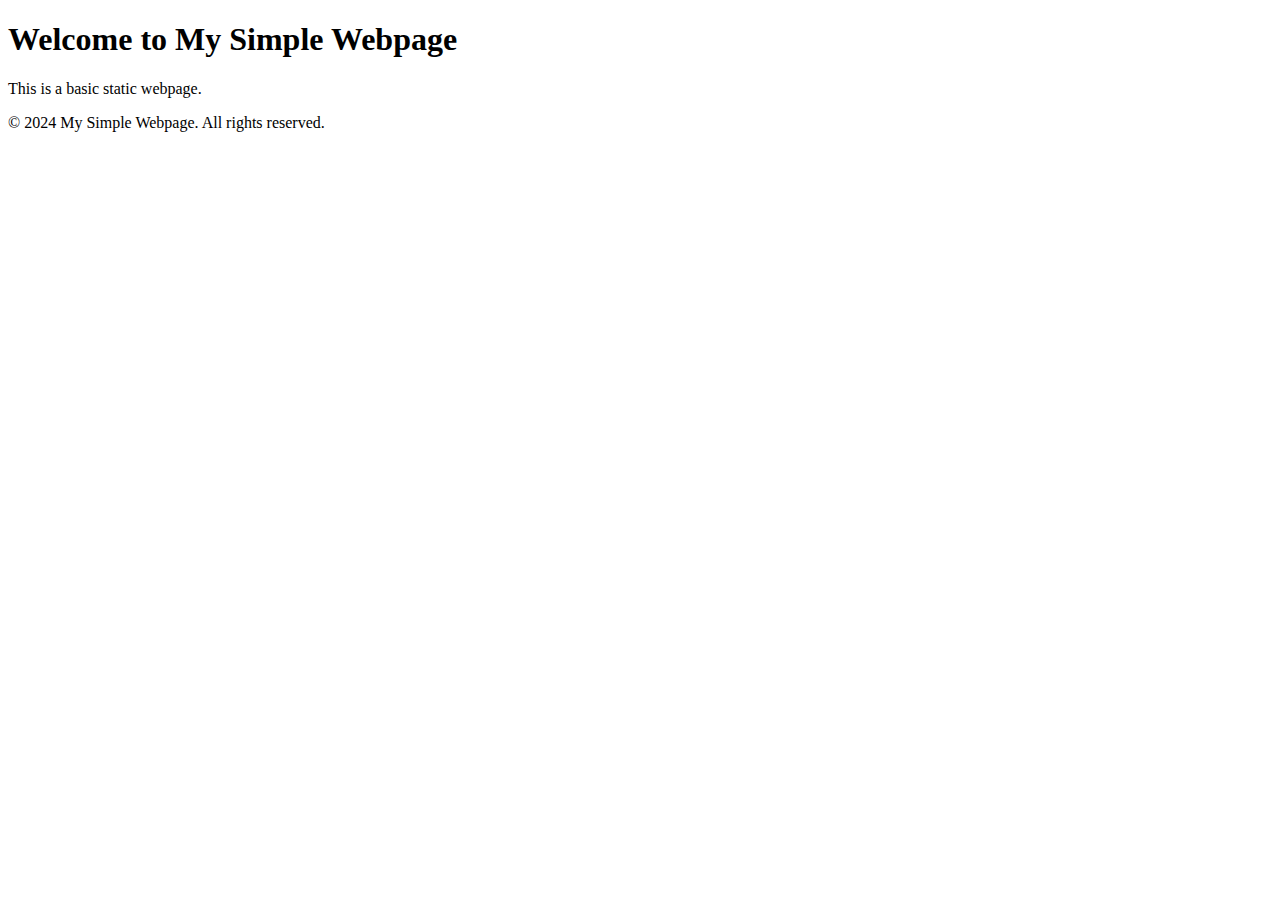
<file: src/lab1/webhost.html>
<!DOCTYPE html>
<html lang="en">
<head>
    <title>My Simple Webpage</title>
</head>
<body>
    <header>
        <h1>Welcome to My Simple Webpage</h1>
    </header>

    <section>
        <p>This is a basic static webpage.</p>
    </section>

    <footer>
        <p>&copy; 2024 My Simple Webpage. All rights reserved.</p>
    </footer>
</body>
</html>
</file>
<file: final/styles.css>
@import url('https://fonts.cdnfonts.com/css/ketika-sans');
body {
    font-family: 'Ketika Sans', sans-serif;
    background-color: #F1EEDC;
    color: #333;  
    padding: 20px;
}
.head{
    display: flex;
    flex-direction: column;
    justify-content: center;
    align-items: center;
}
h2 {
    font-family: 'NeverMind Bauhaus', sans-serif;
    font-size: 2em;
    color: #333;
}

#gameBoard {
    display: grid;
    grid-template-columns: repeat(5, 60px);
    grid-template-rows: repeat(5, 60px);
    gap: 10px;
    justify-content: center;
    margin: 20px auto;
}

.square {
    width: 60px;
    height: 60px;
    background-color: #eee;
    border-radius: 10px;
    cursor: pointer;
    box-shadow: 0 5px 15px rgba(0, 0, 0, 0.1);
    transition: background-color 0.3s ease, transform 0.2s ease;
}

.square:hover {
    transform: scale(1.1);
}

.is-off {
    background-color: #BED7DC;
}

/* Modal Styles */
.modal {
    display: none;
    position: fixed;
    left: 0;
    top: 0;
    width: 100%;
    height: 100%;
    background-color: rgba(0, 0, 0, 0.6);
    align-items: center;
    justify-content: center;
    z-index: 10;
}

.modal-content {
    background-color: white;
    margin: auto;
    padding: 40px;
    border: none;
    width: 50%;
    max-width: 400px;
    border-radius: 15px;
    box-shadow: 0 5px 15px rgba(0, 0, 0, 0.3);
    font-family: 'NeverMind Bauhaus', sans-serif;
}

.close {
    color: #aaa;
    float: right;
    font-size: 28px;
    cursor: pointer;
}

.close:hover, .close:focus {
    color: #333;
}

/* Responsive Design */
@media (max-width: 600px) {
    #gameBoard {
        grid-template-columns: repeat(5, 48px);
        grid-template-rows: repeat(5, 48px);
        gap: 5px;
    }

    .square {
        width: 48px;
        height: 48px;
    }

    .modal-content {
        width: 80%;
        padding: 20px;
    }
}
</file>
<file: lab-4/index1.css>
@import url('https://fonts.cdnfonts.com/css/lumanosimo');
@import url('https://fonts.cdnfonts.com/css/sansita-one-3');
@import url('https://fonts.cdnfonts.com/css/ysabeau');

body{
    background: linear-gradient(180deg,#689dc3,#4c74ac);
}
.head{
    background-color: #e2effd;
    text-align: center;
    padding: 2%;
    border-color: #2e5392;
    border-style: solid;
    border-radius: 15px;
    border-left-width: 7px;
    border-right-width: 7px;
    border-bottom-width: 0px;
    color: #2e5392;
    font-family: 'Sansita One', sans-serif;  
    font-size: 35px;                                                                                                                                                                                              
                                                                                              
}
hr{
    border-color: #e2effd;
    border-style: solid;
}
a{
    color: #e2effd;
    border-color: #2e5392;
    border-style: solid;
    border-radius: 10px;
    border-left-width: 5px;
    border-right-width: 5px;
    border-top-width: 0px;
    padding: 0.5%;
    padding-bottom: 0;
    padding-top: 0;
    font-family: 'Lumanosimo', sans-serif;  
    font-size: 27px;

}
p,ul{
    color: #e2effd;
    font-family: 'Ysabeau', sans-serif;
    font-size: 18px;                                              
}
img{
    margin-right: 20px;
    border-radius: 5px;
}
</file>
<file: lab-8/style.css>
@import url('https://fonts.cdnfonts.com/css/segoe-ui-4');
body {
  font-family: 'Segoe UI', sans-serif;
  margin: 0;
  padding: 0;
  background-color: #C4D7B2;
}

.container {
  width: 80%;
  max-width: 600px;
  margin: 50px auto;
}

form {
  background-color: #f9f9f9;
  padding: 20px;
  border-radius: 10px;
}

form label {
  display: block;
  margin-bottom: 5px;
}

form input[type="text"],
form input[type="email"],
form input[type="password"] {
  width: 100%;
  padding: 10px;
  margin-bottom: 10px;
  border: 1px solid #ccc;
  border-radius: 5px;
  box-sizing: border-box;
}

form input[type="submit"] {
  width: 100%;
  padding: 10px;
  border: none;
  background-color:  #146C94;
  color: black;
  cursor: pointer;
  border-radius: 5px;
font-family: 'Segoe UI', sans-serif;
}
 input[type="submit"]:hover {
 background-color: #9384D1;
 }

.error {
  color: black;
  margin-top: 10px;
  background-color: #ffcccc;
  padding: 10px;
  border-radius: 5px;
  margin-bottom: 10px;
}

.close {
  float: right;
  cursor: pointer;
}
h2 {
  text-align: center;
}
.sedan-regular {
font-family: 'Segoe UI', sans-serif;
  font-weight: 800;
  font-style: normal;
}
</file>
<file: src/styles.css>
* {
  font-family: Arial, Helvetica, sans-serif;
}

html, body {
  margin: 0;
  border: 0;
  padding: 0;
  background-color: #fff;
}

main {
  margin: auto;
  width: 50%;
  padding: 20px;
}

main > h1 {
  text-align: center;
  font-size: 3.5em;
}
</file>
